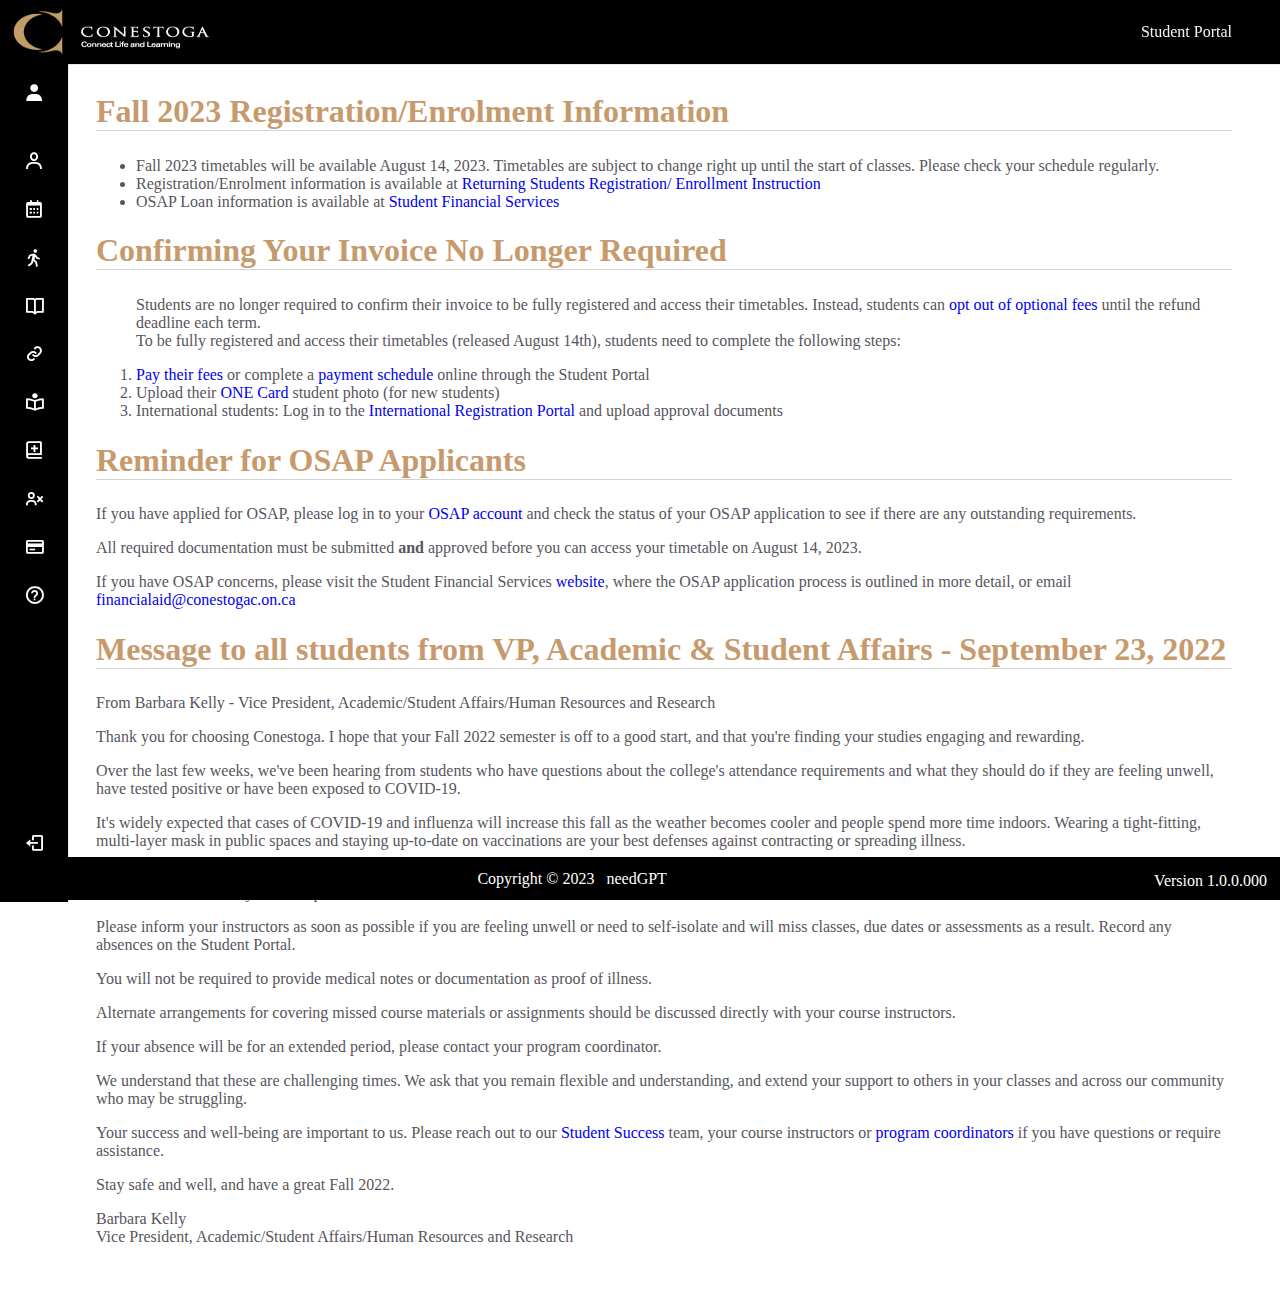
<file: index.html>
<!DOCTYPE html>
    <html lang="en">
    <head>
        <meta charset="UTF-8">
        <meta name="viewport" content="width=device-width, initial-scale=1.0">

        <!--========== BOX ICONS/FONT AWESOME ==========-->
        <link rel="stylesheet" href="https://cdnjs.cloudflare.com/ajax/libs/font-awesome/6.4.2/css/all.min.css" integrity="sha512-z3gLpd7yknf1YoNbCzqRKc4qyor8gaKU1qmn+CShxbuBusANI9QpRohGBreCFkKxLhei6S9CQXFEbbKuqLg0DA==" crossorigin="anonymous" referrerpolicy="no-referrer" />
        <link rel="stylesheet" href="https://cdn.jsdelivr.net/npm/boxicons@latest/css/boxicons.min.css">

        <!--========== CSS ==========-->
        <link rel="stylesheet" href="resources/css/style.css">

        <title>Conestoga Student Portal</title>
    </head>
    <body>
        <!--========== HEADER ==========-->
        <header class="header">
            <div class="header__container">
                <img src="resources/images/college-logo.jpg" alt="" class="header__img">

                <a href="#" class="header__logo">Student Portal</a>
                    
                <div class="header__toggle">
                    <i class='bx bx-menu' id="header-toggle"></i>
                </div>
            </div>
        </header>

        <!--========== NAV ==========-->
        <div class="nav" id="navbar">
            <nav class="nav__container">
                <div>
                    <a href="#" class="nav__link nav__logo">
                        <i class='bx bxs-user nav__icon' ></i>
                        <span class="nav__logo-name">USER NAME</span>
                    </a>
    
                    <div class="nav__list">
                        <div class="nav__items">
                            <!-- <h3 class="nav__subtitle">Profile</h3> -->
                            
                            <div class="nav__dropdown expandeactive">
                                <a href="#" class="nav__link active">
                                    <i class='bx bx-user nav__icon' ></i>
                                    <span class="nav__name">Profile</span>
                                    <i class='bx bx-chevron-down nav__icon nav__dropdown-icon'></i>
                                </a>
                                
                                <div class="nav__dropdown-collapse">
                                    <div class="nav__dropdown-content">
                                        <a href="index.html" class="nav__dropdown-item">Home</a>
                                        <a href="profile.html" class="nav__dropdown-item">Personal Info</a>
                                        <a href="#" class="nav__dropdown-item">My Addresses</a>
                                        <a href="one_card.html" class="nav__dropdown-item">ONE Card Photo Upload</a>
                                        <a href="notifications.html" class="nav__dropdown-item">Notifications</a>
                                    </div>
                                </div>
                            </div>
                            
                            <div class="nav__dropdown expandeactive">
                                <a href="#" class="nav__link">
                                    <i class='bx bx-calendar nav__icon'></i>
                                    <span class="nav__name">Calendar</span>
                                    <i class='bx bx-chevron-down nav__icon nav__dropdown-icon'></i>
                                </a>

                                <div class="nav__dropdown-collapse">
                                    <div class="nav__dropdown-content">
                                        <a href="calendar.html" class="nav__dropdown-item">My Timetable - Weekly View</a>
                                    </div>
                                </div>
                            </div>
                            <div class="nav__dropdown expandeactive">
                                <a href="#" class="nav__link">
                                    <i class='bx bx-walk nav__icon' ></i>
                                    <span class="nav__name">Admissions Info</span>
                                    <i class='bx bx-chevron-down nav__icon nav__dropdown-icon'></i>
                                </a>

                                <div class="nav__dropdown-collapse">
                                    <div class="nav__dropdown-content">
                                        <a href="#" class="nav__dropdown-item">Admissions Info</a>
                                        <a href="#" class="nav__dropdown-item">Applications</a>
                                        <a href="#" class="nav__dropdown-item">Information Session / Portfolio Reviews</a>
                                    </div>
                                </div>
                            </div>
                            <div class="nav__dropdown expandeactive">
                                <a href="#" class="nav__link">
                                    <i class='bx bx-book-open nav__icon' ></i>
                                    <span class="nav__name">My Courses</span>
                                    <i class='bx bx-chevron-down nav__icon nav__dropdown-icon'></i>
                                </a>

                                <div class="nav__dropdown-collapse">
                                    <div class="nav__dropdown-content">
                                        <a href="#" class="nav__dropdown-item">My Courses</a>
                                        <a href="#" class="nav__dropdown-item">Academic Incidents</a>
                                        <a href="#" class="nav__dropdown-item">My Credit Transfer</a>
                                        <a href="#" class="nav__dropdown-item">Micro-credentials</a>
                                    </div>
                                </div>
                            </div>
                            <div class="nav__dropdown expandeactive">
                                <a href="#" class="nav__link">
                                    <i class='bx bx-link nav__icon' ></i>
                                    <span class="nav__name">Browse Continuing Education Courses</span>
                                    <i class='bx bx-chevron-down nav__icon nav__dropdown-icon'></i>
                                </a>

                                <div class="nav__dropdown-collapse">
                                    <div class="nav__dropdown-content">
                                        <a href="#" class="nav__dropdown-item">Browse Continuing Education Courses</a>
                                    </div>
                                </div>
                            </div>
                            <div class="nav__dropdown expandeactive">
                                <a href="#" class="nav__link">
                                    <i class='bx bx-book-reader nav__icon' ></i>
                                    <span class="nav__name">Grades</span>
                                    <i class='bx bx-chevron-down nav__icon nav__dropdown-icon'></i>
                                </a>

                                <div class="nav__dropdown-collapse">
                                    <div class="nav__dropdown-content">
                                        <a href="#" class="nav__dropdown-item">My Grades</a>
                                    </div>
                                </div>
                            </div>
                            <div class="nav__dropdown expandeactive">
                                <a href="#" class="nav__link">
                                    <i class='bx bx-book-add nav__icon' ></i>
                                    <span class="nav__name">Services</span>
                                    <i class='bx bx-chevron-down nav__icon nav__dropdown-icon'></i>
                                </a>

                                <div class="nav__dropdown-collapse">
                                    <div class="nav__dropdown-content">
                                        <a href="#" class="nav__dropdown-item">Services</a>
                                        <a href="#" class="nav__dropdown-item">Bookstore</a>
                                        <a href="#" class="nav__dropdown-item">Convocation</a>
                                        <a href="#" class="nav__dropdown-item">Print a Letter</a>
                                    </div>
                                </div>
                            </div>
                            <div class="nav__dropdown expandeactive">
                                <a href="#" class="nav__link">
                                    <i class='bx bx-user-x nav__icon' ></i>
                                    <span class="nav__name">Absences</span>
                                    <i class='bx bx-chevron-down nav__icon nav__dropdown-icon'></i>
                                </a>

                                <div class="nav__dropdown-collapse">
                                    <div class="nav__dropdown-content">
                                        <a href="#" class="nav__dropdown-item">Report Absence</a>
                                    </div>
                                </div>
                            </div>
                            <div class="nav__dropdown expandeactive">
                                <a href="#" class="nav__link">
                                    <i class='bx bx-credit-card nav__icon' ></i>
                                    <span class="nav__name">Financial</span>
                                    <i class='bx bx-chevron-down nav__icon nav__dropdown-icon'></i>
                                </a>

                                <div class="nav__dropdown-collapse">
                                    <div class="nav__dropdown-content">
                                        <a href="#" class="nav__dropdown-item">My Fees</a>
                                        <a href="#" class="nav__dropdown-item">My T2202</a>
                                        <a href="#" class="nav__dropdown-item"><strong>Program Fees Payment</strong></a>
                                        <a href="#" class="nav__dropdown-item">Payment for held courses</a>
                                        <a href="#" class="nav__dropdown-item">Apprenticeship Registration</a>
                                        <a href="#" class="nav__dropdown-item">My Invoice</a>
                                    </div>
                                </div>
                            </div>
                            
                            <a href="https://www.conestogac.on.ca/admissions/registrar-office/student-guide" class="nav__link" target="_blank">
                                <i class='bx bx-help-circle nav__icon' ></i>
                                <span class="nav__name">Student Guide</span>
                            </a>
                        </div>
                    </div>
                </div>

                <a href="login.html" class="nav__link nav__logout">
                    <i class='bx bx-log-out nav__icon' ></i>
                    <span class="nav__name">Log Out</span>
                </a>
            </nav>
        </div>

        <!--========== CONTENTS ==========-->
        <main>
            <section>
                <h1 class="profile__home">Fall 2023 Registration/Enrolment Information</h1>
                <ul>
                    <li>Fall 2023 timetables will be available August 14, 2023. Timetables are subject to change right up until the start of classes. Please check your schedule regularly.</li>
                    <li>Registration/Enrolment information is available at <a href="https://www.conestogac.on.ca/current-students/returning-students">Returning Students Registration/ Enrollment Instruction</a></li>
                    <li>OSAP Loan information is available at <a href="https://www.conestogac.on.ca/student-financial-services">Student Financial Services</a>  </li>
                </ul>

                <h1 class="profile__home">Confirming Your Invoice No Longer Required</h1>
                <ol>
                    <p>Students are no longer required to confirm their invoice to be fully registered and access their timetables. Instead, students can <a href="https://www.conestogac.on.ca/admissions/paying-your-fees/payments-invoicing#:~:text=opting%20out%20of%20optional%20fees"> opt out of optional fees</a> until the refund deadline each term.<br> To be fully registered and access their timetables (released August 14th), students need to complete the following steps:</p>

                    <li><a href="https://www.conestogac.on.ca/admissions/paying-your-fees/payments-invoicing">Pay their fees</a> or complete a <a href="https://www.conestogac.on.ca/admissions/paying-your-fees/payments-invoicing#paymentschedule">payment schedule</a> online through the Student Portal</li>
                    <li>Upload their <a href="https://www.conestogac.on.ca/onecard/get-your-card">ONE Card</a>  student photo (for new students)</li>
                    <li>International students: Log in to the <a href="https://studentapps.conestogac.on.ca/InternationalApplication/Content/Login/Login.aspx/Content/Login/Login.aspx">International Registration Portal</a> and upload approval documents</li>
                </ol>

                <h1 class="profile__home">Reminder for OSAP Applicants</h1>
                <p>If you have applied for OSAP, please log in to your <a href="https://www.ontario.ca/page/osap-ontario-student-assistance-program">OSAP account</a>  and check the status of your OSAP application to see if there are any outstanding requirements.</p>
                <p>All required documentation must be submitted <strong> and</strong> approved before you can access your timetable on August 14, 2023.</p>
                <p>If you have OSAP concerns, please visit the Student Financial Services <a href="https://www.conestogac.on.ca/student-financial-services">website</a>, where the OSAP application process is outlined in more detail, or email <a href="mailto: financialaid@conestogac.on.ca">financialaid@conestogac.on.ca</a></p>

                
                <div >
                    <h1 class="profile__home">Message to all students from VP, Academic & Student Affairs - September 23, 2022</h1>
                    <p>From Barbara Kelly - Vice President, Academic/Student Affairs/Human Resources and Research</p>
                    
                    <p>Thank you for choosing Conestoga. I hope that your Fall 2022 semester is off to a good start, and that you're finding your studies engaging and rewarding.</p>
                    
                    <p>Over the last few weeks, we've been hearing from students who have questions about the college's attendance requirements and what they should do if they are feeling unwell, have tested positive or have been exposed to COVID-19.</p>
                    
                    <p>It's widely expected that cases of COVID-19 and influenza will increase this fall as the weather becomes cooler and people spend more time indoors. Wearing a tight-fitting, multi-layer mask in public spaces and staying up-to-date on vaccinations are your best defenses against contracting or spreading illness.</p>
                    
                    <p>If you are experiencing symptoms or otherwise feeling unwell, please do not come to campus. Ontario's online <a href="https://covid-19.ontario.ca/self-assessment/" target="_blank">COVID-19 self-assessment</a> tool can provide advice on what you should do and whether you are required to self-isolate.</p>
                    
                    <p>Please inform your instructors as soon as possible if you are feeling unwell or need to self-isolate and will miss classes, due dates or assessments as a result. Record any absences on the Student Portal. </p>
                    
                    <p>You will not be required to provide medical notes or documentation as proof of illness. </p>                                                                             
                    
                    <p>Alternate arrangements for covering missed course materials or assignments should be discussed directly with your course instructors.</p>
                    
                    <p>If your absence will be for an extended period, please contact your program coordinator. </p>
                    
                    <p>We understand that these are challenging times. We ask that you remain flexible and understanding, and extend your support to others in your classes and across our community who may be struggling.</p>
                    
                    <p>Your success and well-being are important to us. Please reach out to our <a href="https://studentsuccess.conestogac.on.ca/" target="_blank">Student Success</a> team, your course instructors or <a href="https://www.conestogac.on.ca/fulltime/program-coordinators" target="_blank">program coordinators</a> if you have questions or require assistance.</p>
                    
                    <p>Stay safe and well, and have a great Fall 2022.</p>
                    
                    <p>Barbara Kelly<br>Vice President, Academic/Student Affairs/Human Resources and Research</p>
                    <p>&nbsp;</p>
                    </div>

                    

                    
            </section>
        </main>

        <footer>
            <div id="footer-copyright">Copyright © 2023 &nbsp; needGPT &nbsp;</div>
            
            <div id="footer-copyright-section">
                <div id="footer-version-section">Version 1.0.0.000&nbsp;</div>                
            </div>
        </footer>

        <!--========== MAIN JS ==========-->
        <script src="resources/js/main.js"></script>
    </body>
</html>
</file>
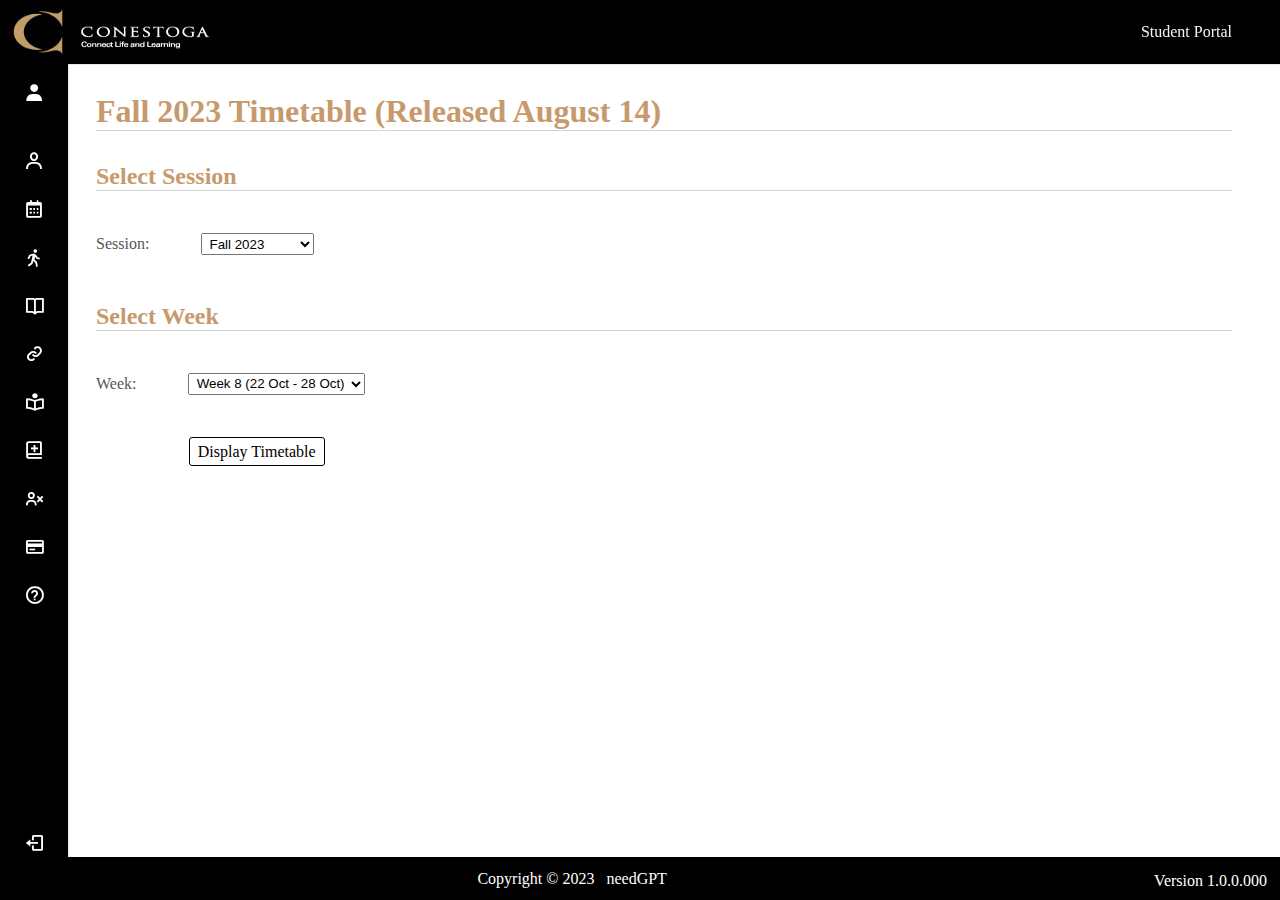
<file: calendar.html>
<!DOCTYPE html>
    <html lang="en">
    <head>
        <meta charset="UTF-8">
        <meta name="viewport" content="width=device-width, initial-scale=1.0">

        <!--========== BOX ICONS/FONT AWESOME ==========-->
        <link rel="stylesheet" href="https://cdnjs.cloudflare.com/ajax/libs/font-awesome/6.4.2/css/all.min.css" integrity="sha512-z3gLpd7yknf1YoNbCzqRKc4qyor8gaKU1qmn+CShxbuBusANI9QpRohGBreCFkKxLhei6S9CQXFEbbKuqLg0DA==" crossorigin="anonymous" referrerpolicy="no-referrer" />
        <link rel="stylesheet" href="https://cdn.jsdelivr.net/npm/boxicons@latest/css/boxicons.min.css">

        <!--========== CSS ==========-->
        <link rel="stylesheet" href="resources/css/style.css">

        <title>Conetoga Student Portal</title>
    </head>
    <body>
        <!--========== HEADER ==========-->
        <header class="header">
            <div class="header__container">
                <img src="resources/images/college-logo.jpg" alt="" class="header__img">

                <a href="#" class="header__logo">Student Portal</a>
                    
                <div class="header__toggle">
                    <i class='bx bx-menu' id="header-toggle"></i>
                </div>
            </div>
        </header>

        <!--========== NAV ==========-->
        <div class="nav" id="navbar">
            <nav class="nav__container">
                <div>
                    <a href="#" class="nav__link nav__logo">
                        <i class='bx bxs-user nav__icon' ></i>
                        <span class="nav__logo-name">USER NAME</span>
                    </a>
    
                    <div class="nav__list">
                        <div class="nav__items">
                            <!-- <h3 class="nav__subtitle">Profile</h3> -->
                            
                            <div class="nav__dropdown expandeactive">
                                <a href="#" class="nav__link active">
                                    <i class='bx bx-user nav__icon' ></i>
                                    <span class="nav__name">Profile</span>
                                    <i class='bx bx-chevron-down nav__icon nav__dropdown-icon'></i>
                                </a>
                                
                                <div class="nav__dropdown-collapse">
                                    <div class="nav__dropdown-content">
                                        <a href="index.html" class="nav__dropdown-item">Home</a>
                                        <a href="profile.html" class="nav__dropdown-item">Personal Info</a>
                                        <a href="#" class="nav__dropdown-item">My Addresses</a>
                                        <a href="one_card.html" class="nav__dropdown-item">ONE Card Photo Upload</a>
                                        <a href="notifications.html" class="nav__dropdown-item">Notifications</a>
                                    </div>
                                </div>
                            </div>
                            
                            <div class="nav__dropdown expandeactive">
                                <a href="#" class="nav__link">
                                    <i class='bx bx-calendar nav__icon'></i>
                                    <span class="nav__name">Calendar</span>
                                    <i class='bx bx-chevron-down nav__icon nav__dropdown-icon'></i>
                                </a>

                                <div class="nav__dropdown-collapse">
                                    <div class="nav__dropdown-content">
                                        <a href="calendar.html" class="nav__dropdown-item">My Timetable - Weekly View</a>
                                    </div>
                                </div>
                            </div>
                            <div class="nav__dropdown expandeactive">
                                <a href="#" class="nav__link">
                                    <i class='bx bx-walk nav__icon' ></i>
                                    <span class="nav__name">Admissions Info</span>
                                    <i class='bx bx-chevron-down nav__icon nav__dropdown-icon'></i>
                                </a>

                                <div class="nav__dropdown-collapse">
                                    <div class="nav__dropdown-content">
                                        <a href="#" class="nav__dropdown-item">Admissions Info</a>
                                        <a href="#" class="nav__dropdown-item">Applications</a>
                                        <a href="#" class="nav__dropdown-item">Information Session / Portfolio Reviews</a>
                                    </div>
                                </div>
                            </div>
                            <div class="nav__dropdown expandeactive">
                                <a href="#" class="nav__link">
                                    <i class='bx bx-book-open nav__icon' ></i>
                                    <span class="nav__name">My Courses</span>
                                    <i class='bx bx-chevron-down nav__icon nav__dropdown-icon'></i>
                                </a>

                                <div class="nav__dropdown-collapse">
                                    <div class="nav__dropdown-content">
                                        <a href="#" class="nav__dropdown-item">My Courses</a>
                                        <a href="#" class="nav__dropdown-item">Academic Incidents</a>
                                        <a href="#" class="nav__dropdown-item">My Credit Transfer</a>
                                        <a href="#" class="nav__dropdown-item">Micro-credentials</a>
                                    </div>
                                </div>
                            </div>
                            <div class="nav__dropdown expandeactive">
                                <a href="#" class="nav__link">
                                    <i class='bx bx-link nav__icon' ></i>
                                    <span class="nav__name">Browse Continuing Education Courses</span>
                                    <i class='bx bx-chevron-down nav__icon nav__dropdown-icon'></i>
                                </a>

                                <div class="nav__dropdown-collapse">
                                    <div class="nav__dropdown-content">
                                        <a href="#" class="nav__dropdown-item">Browse Continuing Education Courses</a>
                                    </div>
                                </div>
                            </div>
                            <div class="nav__dropdown expandeactive">
                                <a href="#" class="nav__link">
                                    <i class='bx bx-book-reader nav__icon' ></i>
                                    <span class="nav__name">Grades</span>
                                    <i class='bx bx-chevron-down nav__icon nav__dropdown-icon'></i>
                                </a>

                                <div class="nav__dropdown-collapse">
                                    <div class="nav__dropdown-content">
                                        <a href="#" class="nav__dropdown-item">My Grades</a>
                                    </div>
                                </div>
                            </div>
                            <div class="nav__dropdown expandeactive">
                                <a href="#" class="nav__link">
                                    <i class='bx bx-book-add nav__icon' ></i>
                                    <span class="nav__name">Services</span>
                                    <i class='bx bx-chevron-down nav__icon nav__dropdown-icon'></i>
                                </a>

                                <div class="nav__dropdown-collapse">
                                    <div class="nav__dropdown-content">
                                        <a href="#" class="nav__dropdown-item">Services</a>
                                        <a href="#" class="nav__dropdown-item">Bookstore</a>
                                        <a href="#" class="nav__dropdown-item">Convocation</a>
                                        <a href="#" class="nav__dropdown-item">Print a Letter</a>
                                    </div>
                                </div>
                            </div>
                            <div class="nav__dropdown expandeactive">
                                <a href="#" class="nav__link">
                                    <i class='bx bx-user-x nav__icon' ></i>
                                    <span class="nav__name">Absences</span>
                                    <i class='bx bx-chevron-down nav__icon nav__dropdown-icon'></i>
                                </a>

                                <div class="nav__dropdown-collapse">
                                    <div class="nav__dropdown-content">
                                        <a href="#" class="nav__dropdown-item">Report Absence</a>
                                    </div>
                                </div>
                            </div>
                            <div class="nav__dropdown expandeactive">
                                <a href="#" class="nav__link">
                                    <i class='bx bx-credit-card nav__icon' ></i>
                                    <span class="nav__name">Financial</span>
                                    <i class='bx bx-chevron-down nav__icon nav__dropdown-icon'></i>
                                </a>

                                <div class="nav__dropdown-collapse">
                                    <div class="nav__dropdown-content">
                                        <a href="#" class="nav__dropdown-item">My Fees</a>
                                        <a href="#" class="nav__dropdown-item">My T2202</a>
                                        <a href="#" class="nav__dropdown-item"><strong>Program Fees Payment</strong></a>
                                        <a href="#" class="nav__dropdown-item">Payment for held courses</a>
                                        <a href="#" class="nav__dropdown-item">Apprenticeship Registration</a>
                                        <a href="#" class="nav__dropdown-item">My Invoice</a>
                                    </div>
                                </div>
                            </div>
                            
                            <a href="https://www.conestogac.on.ca/admissions/registrar-office/student-guide" class="nav__link" target="_blank">
                                <i class='bx bx-help-circle nav__icon' ></i>
                                <span class="nav__name">Student Guide</span>
                            </a>
                        </div>
                    </div>
                </div>

                <a href="login.html" class="nav__link nav__logout">
                    <i class='bx bx-log-out nav__icon' ></i>
                    <span class="nav__name">Log Out</span>
                </a>
            </nav>
        </div>

        <!--========== CONTENTS ==========-->
        <main>
            <section>
                <h1 class="profile__home">Fall 2023 Timetable &#40;Released August 14&#41;</h1>
                <h2 class="profile__home">Select Session</h2>
                <label for="select__calandar">Session&#58;</label>
                <select name="" id="select__calandar" class="select">    
                    <option value="Fall 2023" selected>Fall 2023</option>
                    <option value="Summer 2023">Summer 2023</option>
                    <option value="Winter 2023">Winter 2023</option>
                </select>

                <h2 class="profile__home">Select Week</h2>
                <label for="select__calandar">Week&#58;</label>
                <select name="" id="select__calandar" class="select">    
                    <option value="week8" selected>Week 8 &#40;22 Oct - 28 Oct&#41;</option>
                    <option value="week7">Week 7 &#40;16 Oct - 22 Oct&#41;</option>
                    <option value="week6">Week 6 &#40;8 Oct - 16 Oct&#41;</option>
                </select>
                <div class="timetable__button__container">
                    <a href="schedule.html" class="display__timetable">Display Timetable</a>
                </div>
            </section>
        </main>

        <footer>
            <div id="footer-copyright">Copyright © 2023 &nbsp; needGPT &nbsp;</div>
            
            <div id="footer-copyright-section">
                <div id="footer-version-section">Version 1.0.0.000&nbsp;</div>                
            </div>
        </footer>

        <!--========== MAIN JS ==========-->
        <script src="resources/js/main.js"></script>
    </body>
</html>
</file>
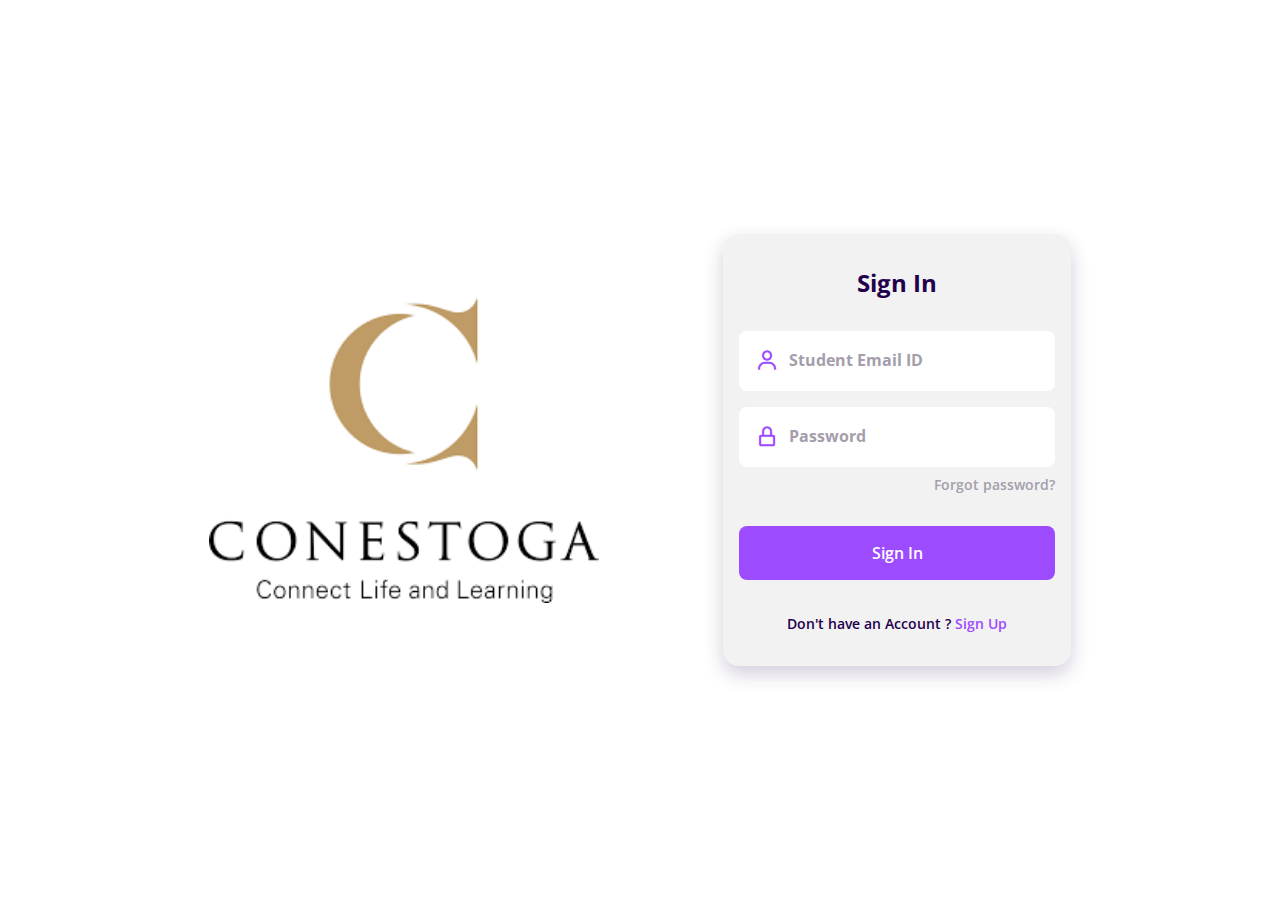
<file: login.html>
<!DOCTYPE html>
<html lang="en">
    <head>
        <meta charset="UTF-8">
        <meta name="viewport" content="width=device-width, initial-scale=1.0">

        <!-- ===== CSS ===== -->
        <link rel="stylesheet" href="login assets/css/styles.css">
    
        <!-- ===== BOX ICONS ===== -->
        <link href='https://cdn.jsdelivr.net/npm/boxicons@2.0.5/css/boxicons.min.css' rel='stylesheet'>

        <title>Conestoga Login</title>
    </head>
    <body>
        <div class="login">
            <div class="login__content">
                <div class="login__img">
                    <img src="login assets/img/download.png" alt="">
                </div>

                

                <div class="login__forms">
                    <form action="" class="login__registre" id="login-in">
                        <h1 class="login__title">Sign In</h1>
    
                        <div class="login__box">
                            <i class='bx bx-user login__icon'></i>
                            <input type="email" placeholder="Student Email ID" class="login__input">
                        </div>
    
                        <div class="login__box">
                            <i class='bx bx-lock-alt login__icon'></i>
                            <input type="password" placeholder="Password" class="login__input">
                        </div>

                        <a href="#" class="login__forgot">Forgot password?</a>

                        <a href="index.html" class="login__button">Sign In</a>

                        <div>
                            <span class="login__account">Don't have an Account ?</span>
                            <span class="login__signin" id="sign-up">Sign Up</span>
                        </div>
                    </form>

                    <form action="" class="login__create none" id="login-up">
                        <h1 class="login__title">Create Account</h1>
    
                        <div class="login__box">
                            <i class='bx bx-user login__icon'></i>
                            <input type="text" placeholder="Student ID" class="login__input">
                        </div>
    
                        <div class="login__box">
                            <i class='bx bx-at login__icon'></i>
                            <input type="text" placeholder="Course ID" class="login__input">
                        </div>

                        <div class="login__box">
                            <i class='bx bx-lock-alt login__icon'></i>
                            <input type="password" placeholder="Password" class="login__input">
                        </div>

                        <a href="index.html" class="login__button">Sign Up</a>

                        <div>
                            <span class="login__account">Already have an Account ?</span>
                            <span class="login__signup" id="sign-in">Sign In</span>
                        </div>

                        <div class="login__social">
                            <a href="#" class="login__social-icon"><i class='bx bxl-microsoft' ></i></a>
                            <a href="#" class="login__social-icon"><i class='bx bx-key' ></i></a>
                        </div>
                    </form>
                </div>
            </div>
        </div>

        <!--===== MAIN JS =====-->
        <script src="login assets/js/main.js"></script>
    </body>
</html>
</file>
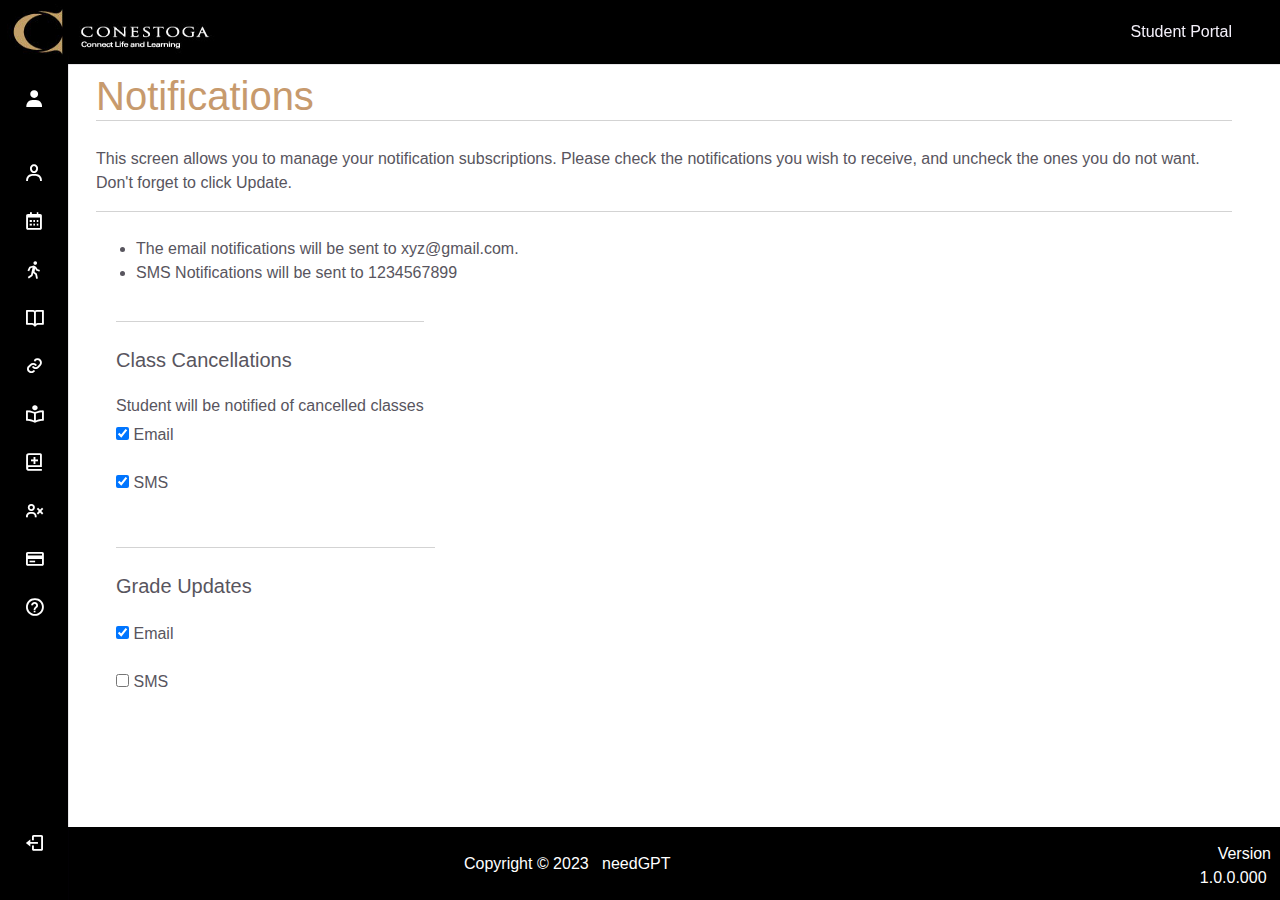
<file: notifications.html>
<!DOCTYPE html>
    <html lang="en">
    <head>
        <meta charset="UTF-8">
        <meta name="viewport" content="width=device-width, initial-scale=1.0">

        <!--========== BOX ICONS/FONT AWESOME ==========-->
        <link rel="stylesheet" href="https://cdnjs.cloudflare.com/ajax/libs/font-awesome/6.4.2/css/all.min.css" integrity="sha512-z3gLpd7yknf1YoNbCzqRKc4qyor8gaKU1qmn+CShxbuBusANI9QpRohGBreCFkKxLhei6S9CQXFEbbKuqLg0DA==" crossorigin="anonymous" referrerpolicy="no-referrer" />
        <link rel="stylesheet" href="https://cdn.jsdelivr.net/npm/boxicons@latest/css/boxicons.min.css">

        <!-- bootstrap -->
        
        <link href="https://cdn.jsdelivr.net/npm/bootstrap@4.5.0/dist/css/bootstrap.min.css" rel="stylesheet">

        <!--========== CSS ==========-->
        <link rel="stylesheet" href="resources/css/style.css">

        <title>Conestoga Student Portal</title>
    </head>
    <body>
        <!--========== HEADER ==========-->
        <header class="header">
            <div class="header__container">
                <img src="resources/images/college-logo.jpg" alt="" class="header__img">

                <a href="#" class="header__logo">Student Portal</a>
                    
                <div class="header__toggle">
                    <i class='bx bx-menu' id="header-toggle"></i>
                </div>
            </div>
        </header>

        <!--========== NAV ==========-->
        <div class="nav" id="navbar">
            <nav class="nav__container">
                <div>
                    <a href="#" class="nav__link nav__logo">
                        <i class='bx bxs-user nav__icon' ></i>
                        <span class="nav__logo-name">USER NAME</span>
                    </a>
    
                    <div class="nav__list">
                        <div class="nav__items">
                            <!-- <h3 class="nav__subtitle">Profile</h3> -->
                            
                            <div class="nav__dropdown expandeactive">
                                <a href="#" class="nav__link active">
                                    <i class='bx bx-user nav__icon' ></i>
                                    <span class="nav__name">Profile</span>
                                    <i class='bx bx-chevron-down nav__icon nav__dropdown-icon'></i>
                                </a>
                                
                                <div class="nav__dropdown-collapse">
                                    <div class="nav__dropdown-content">
                                        <a href="index.html" class="nav__dropdown-item">Home</a>
                                        <a href="profile.html" class="nav__dropdown-item">Personal Info</a>
                                        <a href="#" class="nav__dropdown-item">My Addresses</a>
                                        <a href="one_card.html" class="nav__dropdown-item">ONE Card Photo Upload</a>
                                        <a href="notifications.html" class="nav__dropdown-item">Notifications</a>
                                    </div>
                                </div>
                            </div>
                            
                            <div class="nav__dropdown expandeactive">
                                <a href="#" class="nav__link">
                                    <i class='bx bx-calendar nav__icon'></i>
                                    <span class="nav__name">Calendar</span>
                                    <i class='bx bx-chevron-down nav__icon nav__dropdown-icon'></i>
                                </a>

                                <div class="nav__dropdown-collapse">
                                    <div class="nav__dropdown-content">
                                        <a href="calendar.html" class="nav__dropdown-item">My Timetable - Weekly View</a>
                                    </div>
                                </div>
                            </div>
                            <div class="nav__dropdown expandeactive">
                                <a href="#" class="nav__link">
                                    <i class='bx bx-walk nav__icon' ></i>
                                    <span class="nav__name">Admissions Info</span>
                                    <i class='bx bx-chevron-down nav__icon nav__dropdown-icon'></i>
                                </a>

                                <div class="nav__dropdown-collapse">
                                    <div class="nav__dropdown-content">
                                        <a href="#" class="nav__dropdown-item">Admissions Info</a>
                                        <a href="#" class="nav__dropdown-item">Applications</a>
                                        <a href="#" class="nav__dropdown-item">Information Session / Portfolio Reviews</a>
                                    </div>
                                </div>
                            </div>
                            <div class="nav__dropdown expandeactive">
                                <a href="#" class="nav__link">
                                    <i class='bx bx-book-open nav__icon' ></i>
                                    <span class="nav__name">My Courses</span>
                                    <i class='bx bx-chevron-down nav__icon nav__dropdown-icon'></i>
                                </a>

                                <div class="nav__dropdown-collapse">
                                    <div class="nav__dropdown-content">
                                        <a href="#" class="nav__dropdown-item">My Courses</a>
                                        <a href="#" class="nav__dropdown-item">Academic Incidents</a>
                                        <a href="#" class="nav__dropdown-item">My Credit Transfer</a>
                                        <a href="#" class="nav__dropdown-item">Micro-credentials</a>
                                    </div>
                                </div>
                            </div>
                            <div class="nav__dropdown expandeactive">
                                <a href="#" class="nav__link">
                                    <i class='bx bx-link nav__icon' ></i>
                                    <span class="nav__name">Browse Continuing Education Courses</span>
                                    <i class='bx bx-chevron-down nav__icon nav__dropdown-icon'></i>
                                </a>

                                <div class="nav__dropdown-collapse">
                                    <div class="nav__dropdown-content">
                                        <a href="#" class="nav__dropdown-item">Browse Continuing Education Courses</a>
                                    </div>
                                </div>
                            </div>
                            <div class="nav__dropdown expandeactive">
                                <a href="#" class="nav__link">
                                    <i class='bx bx-book-reader nav__icon' ></i>
                                    <span class="nav__name">Grades</span>
                                    <i class='bx bx-chevron-down nav__icon nav__dropdown-icon'></i>
                                </a>

                                <div class="nav__dropdown-collapse">
                                    <div class="nav__dropdown-content">
                                        <a href="#" class="nav__dropdown-item">My Grades</a>
                                    </div>
                                </div>
                            </div>
                            <div class="nav__dropdown expandeactive">
                                <a href="#" class="nav__link">
                                    <i class='bx bx-book-add nav__icon' ></i>
                                    <span class="nav__name">Services</span>
                                    <i class='bx bx-chevron-down nav__icon nav__dropdown-icon'></i>
                                </a>

                                <div class="nav__dropdown-collapse">
                                    <div class="nav__dropdown-content">
                                        <a href="#" class="nav__dropdown-item">Services</a>
                                        <a href="#" class="nav__dropdown-item">Bookstore</a>
                                        <a href="#" class="nav__dropdown-item">Convocation</a>
                                        <a href="#" class="nav__dropdown-item">Print a Letter</a>
                                    </div>
                                </div>
                            </div>
                            <div class="nav__dropdown expandeactive">
                                <a href="#" class="nav__link">
                                    <i class='bx bx-user-x nav__icon' ></i>
                                    <span class="nav__name">Absences</span>
                                    <i class='bx bx-chevron-down nav__icon nav__dropdown-icon'></i>
                                </a>

                                <div class="nav__dropdown-collapse">
                                    <div class="nav__dropdown-content">
                                        <a href="#" class="nav__dropdown-item">Report Absence</a>
                                    </div>
                                </div>
                            </div>
                            <div class="nav__dropdown expandeactive">
                                <a href="#" class="nav__link">
                                    <i class='bx bx-credit-card nav__icon' ></i>
                                    <span class="nav__name">Financial</span>
                                    <i class='bx bx-chevron-down nav__icon nav__dropdown-icon'></i>
                                </a>

                                <div class="nav__dropdown-collapse">
                                    <div class="nav__dropdown-content">
                                        <a href="#" class="nav__dropdown-item">My Fees</a>
                                        <a href="#" class="nav__dropdown-item">My T2202</a>
                                        <a href="#" class="nav__dropdown-item"><strong>Program Fees Payment</strong></a>
                                        <a href="#" class="nav__dropdown-item">Payment for held courses</a>
                                        <a href="#" class="nav__dropdown-item">Apprenticeship Registration</a>
                                        <a href="#" class="nav__dropdown-item">My Invoice</a>
                                    </div>
                                </div>
                            </div>
                            
                            <a href="https://www.conestogac.on.ca/admissions/registrar-office/student-guide" class="nav__link" target="_blank">
                                <i class='bx bx-help-circle nav__icon' ></i>
                                <span class="nav__name">Student Guide</span>
                            </a>
                        </div>
                    </div>
                </div>

                <a href="login.html" class="nav__link nav__logout">
                    <i class='bx bx-log-out nav__icon' ></i>
                    <span class="nav__name">Log Out</span>
                </a>
            </nav>
        </div>

        <!--========== CONTENTS ==========-->
        <main>
            <h1 class="profile__home">Notifications</h1>
            <p>This screen allows you to manage your notification subscriptions. Please check the notifications you wish to receive, and uncheck the ones you do not want. Don't forget to click Update.</p>
            <h1 class="profile__home"></h1>
            <ul>
                <li>The email notifications will be sent to xyz@gmail.com.</li>
                <li>SMS Notifications will be sent to 1234567899</li>
            </ul>
            

            <div class="card-body pb-2">
                <div class="form-group">
                    <label class="switcher">
                        <h1 class="profile__home"></h1>
                        <h5 class="mb-4">Class Cancellations</h5>
                        <h6>Student will be notified of cancelled classes</h6>
                        <input type="checkbox" class="switcher-input" checked>
                        <span class="switcher-indicator">
                            <span class="switcher-yes"></span>
                            <span class="switcher-no"></span>
                        </span>
                        
                        <span class="switcher-label">Email</span>
                    </label>
                </div>
                <div class="form-group">
                    <label class="switcher">
                        <input type="checkbox" class="switcher-input" checked>
                        <span class="switcher-indicator">
                            <span class="switcher-yes"></span>
                            <span class="switcher-no"></span>
                        </span>
                        <span class="switcher-label">SMS</span>
                    </label>
                </div>
            </div>
            <div class="card-body pb-2">
                <div class="form-group">
                    <label class="switcher">
                        
                        <h1 class="profile__home"></h1>
                        <h5 class="mb-4">Grade Updates &nbsp;&nbsp;&nbsp;&nbsp;&nbsp;&nbsp;&nbsp;&nbsp;&nbsp;&nbsp;&nbsp;&nbsp;&nbsp;&nbsp;&nbsp;&nbsp;&nbsp;&nbsp;&nbsp;&nbsp;&nbsp;&nbsp;&nbsp;&nbsp;&nbsp;&nbsp;&nbsp;&nbsp;&nbsp;&nbsp;&nbsp;&nbsp;</h5>
                        <input type="checkbox" class="switcher-input" checked>
                        <span class="switcher-indicator">
                            <span class="switcher-yes"></span>
                            <span class="switcher-no"></span>
                        </span>
                        <span class="switcher-label">Email</span>
                    </label>
                </div>
                <div class="form-group">
                    <label class="switcher">
                        <input type="checkbox" class="switcher-input">
                        <span class="switcher-indicator">
                            <span class="switcher-yes"></span>
                            <span class="switcher-no"></span>
                        </span>
                        <span class="switcher-label">SMS</span>
                    </label>
                </div>
        </main>

        <footer>
            <div id="footer-copyright">Copyright © 2023 &nbsp; needGPT &nbsp;</div>
            
            <div id="footer-copyright-section">
                <div id="footer-version-section">Version 1.0.0.000&nbsp;</div>                
            </div>
        </footer>

        <!--========== MAIN JS ==========-->
        <script src="resources/js/main.js"></script>
    </body>
</html>
</file>
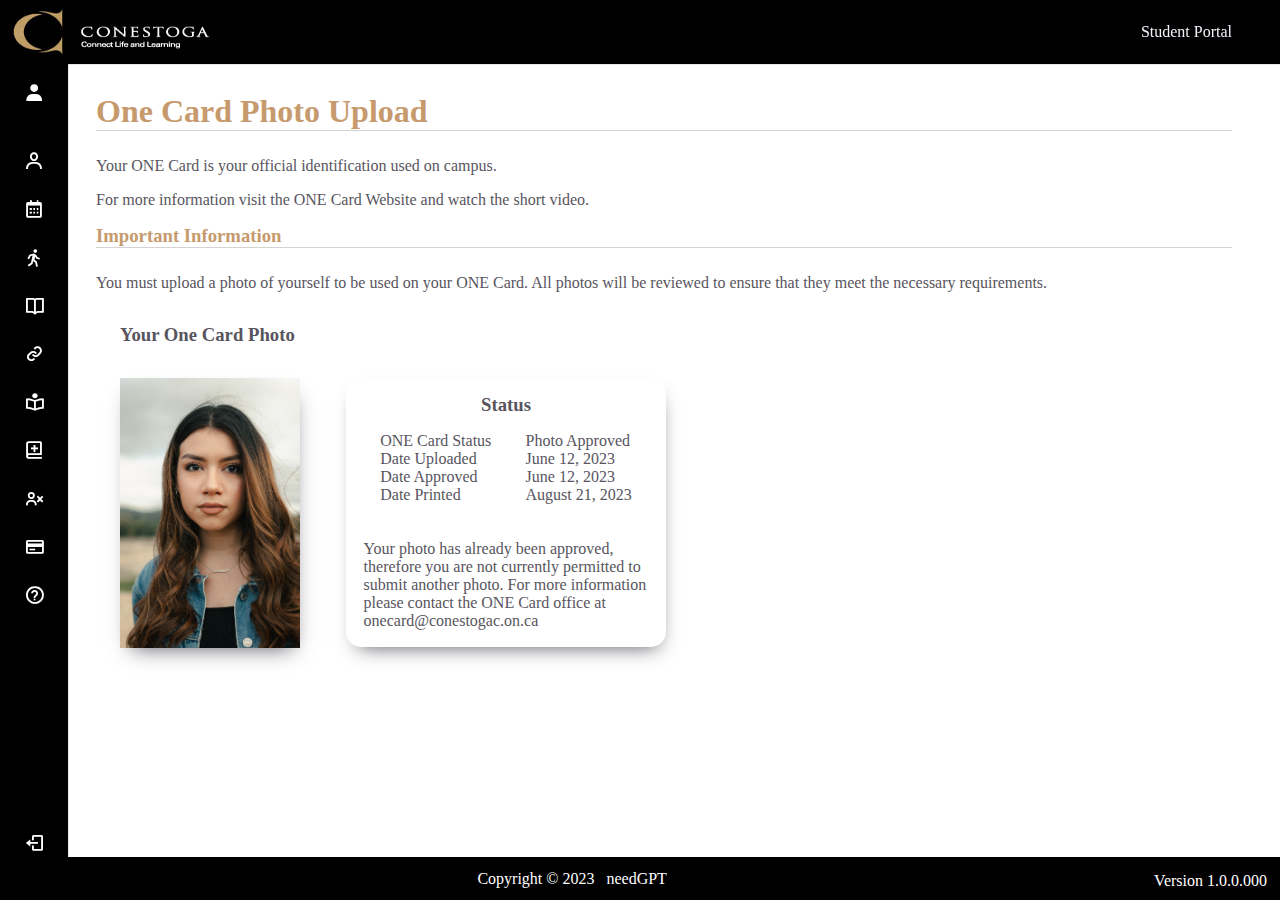
<file: one_card.html>
<!DOCTYPE html>
    <html lang="en">
    <head>
        <meta charset="UTF-8">
        <meta name="viewport" content="width=device-width, initial-scale=1.0">

        <!--========== BOX ICONS/FONT AWESOME ==========-->
        <link rel="stylesheet" href="https://cdnjs.cloudflare.com/ajax/libs/font-awesome/6.4.2/css/all.min.css" integrity="sha512-z3gLpd7yknf1YoNbCzqRKc4qyor8gaKU1qmn+CShxbuBusANI9QpRohGBreCFkKxLhei6S9CQXFEbbKuqLg0DA==" crossorigin="anonymous" referrerpolicy="no-referrer" />
        <link rel="stylesheet" href="https://cdn.jsdelivr.net/npm/boxicons@latest/css/boxicons.min.css">

        <!--========== CSS ==========-->
        <link rel="stylesheet" href="resources/css/style.css">

        <title>Conestoga Student Portal</title>
    </head>
    <body>
        <!--========== HEADER ==========-->
        <header class="header">
            <div class="header__container">
                <img src="resources/images/college-logo.jpg" alt="" class="header__img">

                <a href="#" class="header__logo">Student Portal</a>
                    
                <div class="header__toggle">
                    <i class='bx bx-menu' id="header-toggle"></i>
                </div>
            </div>
        </header>

        <!--========== NAV ==========-->
        <div class="nav" id="navbar">
            <nav class="nav__container">
                <div>
                    <a href="#" class="nav__link nav__logo">
                        <i class='bx bxs-user nav__icon' ></i>
                        <span class="nav__logo-name">USER NAME</span>
                    </a>
    
                    <div class="nav__list">
                        <div class="nav__items">
                            <!-- <h3 class="nav__subtitle">Profile</h3> -->
                            
                            <div class="nav__dropdown expandeactive">
                                <a href="#" class="nav__link active">
                                    <i class='bx bx-user nav__icon' ></i>
                                    <span class="nav__name">Profile</span>
                                    <i class='bx bx-chevron-down nav__icon nav__dropdown-icon'></i>
                                </a>
                                
                                <div class="nav__dropdown-collapse">
                                    <div class="nav__dropdown-content">
                                        <a href="index.html" class="nav__dropdown-item">Home</a>
                                        <a href="profile.html" class="nav__dropdown-item">Personal Info</a>
                                        <a href="#" class="nav__dropdown-item">My Addresses</a>
                                        <a href="one_card.html" class="nav__dropdown-item">ONE Card Photo Upload</a>
                                        <a href="notifications.html" class="nav__dropdown-item">Notifications</a>
                                    </div>
                                </div>
                            </div>
                            
                            <div class="nav__dropdown expandeactive">
                                <a href="#" class="nav__link">
                                    <i class='bx bx-calendar nav__icon'></i>
                                    <span class="nav__name">Calendar</span>
                                    <i class='bx bx-chevron-down nav__icon nav__dropdown-icon'></i>
                                </a>

                                <div class="nav__dropdown-collapse">
                                    <div class="nav__dropdown-content">
                                        <a href="calendar.html" class="nav__dropdown-item">My Timetable - Weekly View</a>
                                    </div>
                                </div>
                            </div>
                            <div class="nav__dropdown expandeactive">
                                <a href="#" class="nav__link">
                                    <i class='bx bx-walk nav__icon' ></i>
                                    <span class="nav__name">Admissions Info</span>
                                    <i class='bx bx-chevron-down nav__icon nav__dropdown-icon'></i>
                                </a>

                                <div class="nav__dropdown-collapse">
                                    <div class="nav__dropdown-content">
                                        <a href="#" class="nav__dropdown-item">Admissions Info</a>
                                        <a href="#" class="nav__dropdown-item">Applications</a>
                                        <a href="#" class="nav__dropdown-item">Information Session / Portfolio Reviews</a>
                                    </div>
                                </div>
                            </div>
                            <div class="nav__dropdown expandeactive">
                                <a href="#" class="nav__link">
                                    <i class='bx bx-book-open nav__icon' ></i>
                                    <span class="nav__name">My Courses</span>
                                    <i class='bx bx-chevron-down nav__icon nav__dropdown-icon'></i>
                                </a>

                                <div class="nav__dropdown-collapse">
                                    <div class="nav__dropdown-content">
                                        <a href="#" class="nav__dropdown-item">My Courses</a>
                                        <a href="#" class="nav__dropdown-item">Academic Incidents</a>
                                        <a href="#" class="nav__dropdown-item">My Credit Transfer</a>
                                        <a href="#" class="nav__dropdown-item">Micro-credentials</a>
                                    </div>
                                </div>
                            </div>
                            <div class="nav__dropdown expandeactive">
                                <a href="#" class="nav__link">
                                    <i class='bx bx-link nav__icon' ></i>
                                    <span class="nav__name">Browse Continuing Education Courses</span>
                                    <i class='bx bx-chevron-down nav__icon nav__dropdown-icon'></i>
                                </a>

                                <div class="nav__dropdown-collapse">
                                    <div class="nav__dropdown-content">
                                        <a href="#" class="nav__dropdown-item">Browse Continuing Education Courses</a>
                                    </div>
                                </div>
                            </div>
                            <div class="nav__dropdown expandeactive">
                                <a href="#" class="nav__link">
                                    <i class='bx bx-book-reader nav__icon' ></i>
                                    <span class="nav__name">Grades</span>
                                    <i class='bx bx-chevron-down nav__icon nav__dropdown-icon'></i>
                                </a>

                                <div class="nav__dropdown-collapse">
                                    <div class="nav__dropdown-content">
                                        <a href="#" class="nav__dropdown-item">My Grades</a>
                                    </div>
                                </div>
                            </div>
                            <div class="nav__dropdown expandeactive">
                                <a href="#" class="nav__link">
                                    <i class='bx bx-book-add nav__icon' ></i>
                                    <span class="nav__name">Services</span>
                                    <i class='bx bx-chevron-down nav__icon nav__dropdown-icon'></i>
                                </a>

                                <div class="nav__dropdown-collapse">
                                    <div class="nav__dropdown-content">
                                        <a href="#" class="nav__dropdown-item">Services</a>
                                        <a href="#" class="nav__dropdown-item">Bookstore</a>
                                        <a href="#" class="nav__dropdown-item">Convocation</a>
                                        <a href="#" class="nav__dropdown-item">Print a Letter</a>
                                    </div>
                                </div>
                            </div>
                            <div class="nav__dropdown expandeactive">
                                <a href="#" class="nav__link">
                                    <i class='bx bx-user-x nav__icon' ></i>
                                    <span class="nav__name">Absences</span>
                                    <i class='bx bx-chevron-down nav__icon nav__dropdown-icon'></i>
                                </a>

                                <div class="nav__dropdown-collapse">
                                    <div class="nav__dropdown-content">
                                        <a href="#" class="nav__dropdown-item">Report Absence</a>
                                    </div>
                                </div>
                            </div>
                            <div class="nav__dropdown expandeactive">
                                <a href="#" class="nav__link">
                                    <i class='bx bx-credit-card nav__icon' ></i>
                                    <span class="nav__name">Financial</span>
                                    <i class='bx bx-chevron-down nav__icon nav__dropdown-icon'></i>
                                </a>

                                <div class="nav__dropdown-collapse">
                                    <div class="nav__dropdown-content">
                                        <a href="#" class="nav__dropdown-item">My Fees</a>
                                        <a href="#" class="nav__dropdown-item">My T2202</a>
                                        <a href="#" class="nav__dropdown-item"><strong>Program Fees Payment</strong></a>
                                        <a href="#" class="nav__dropdown-item">Payment for held courses</a>
                                        <a href="#" class="nav__dropdown-item">Apprenticeship Registration</a>
                                        <a href="#" class="nav__dropdown-item">My Invoice</a>
                                    </div>
                                </div>
                            </div>
                            
                            <a href="https://www.conestogac.on.ca/admissions/registrar-office/student-guide" class="nav__link" target="_blank">
                                <i class='bx bx-help-circle nav__icon' ></i>
                                <span class="nav__name">Student Guide</span>
                            </a>
                        </div>
                    </div>
                </div>

                <a href="login.html" class="nav__link nav__logout">
                    <i class='bx bx-log-out nav__icon' ></i>
                    <span class="nav__name">Log Out</span>
                </a>
            </nav>
        </div>

        <!--========== CONTENTS ==========-->
        <main>
            <section>
                <h1 class="profile__home">One Card Photo Upload</h1>
                <p>Your ONE Card is your official identification used on campus.</p>
                <p>For more information visit the ONE Card Website and watch the short video.</p>
                <h3 class="profile__home">Important Information</h3>
                <p>You must upload a photo of yourself to be used on your ONE Card. All photos will be reviewed to ensure that they meet the necessary requirements.</p>

                <h3 class="onecard__heading">Your One Card Photo</h3>
                <div class="onecard__image__container">
                    <img class="onecard__image" src="resources/images/student-photo.jpg" alt="Photo">
                    <div class="image__info__container">
                        <h3 class="image__info__heading">Status</h3>
                        <div class="image__info">                            
                            <div class="info__type">
                                <span>ONE Card Status</span>
                                <span>Date Uploaded</span>
                                <span>Date Approved</span>
                                <span>Date Printed</span>
                                <span>&nbsp;</span>
                            </div>
                            <div class="info__status">
                                <span>Photo Approved</span>
                                <span>June 12, 2023</span>
                                <span>June 12, 2023</span>
                                <span>August 21, 2023</span>
                                <span>&nbsp;</span>
                            </div>
                        </div>
                        <p class="image__info__text">Your photo has already been approved, therefore you are not currently permitted to submit another photo. For more information please contact the ONE Card office at onecard@conestogac.on.ca</p>
                    </div>
                </div>
            </section>
        </main>

        <footer>
            <div id="footer-copyright">Copyright © 2023 &nbsp; needGPT &nbsp;</div>
            
            <div id="footer-copyright-section">
                <div id="footer-version-section">Version 1.0.0.000&nbsp;</div>                
            </div>
        </footer>

        <!--========== MAIN JS ==========-->
        <script src="resources/js/main.js"></script>
    </body>
</html>
</file>
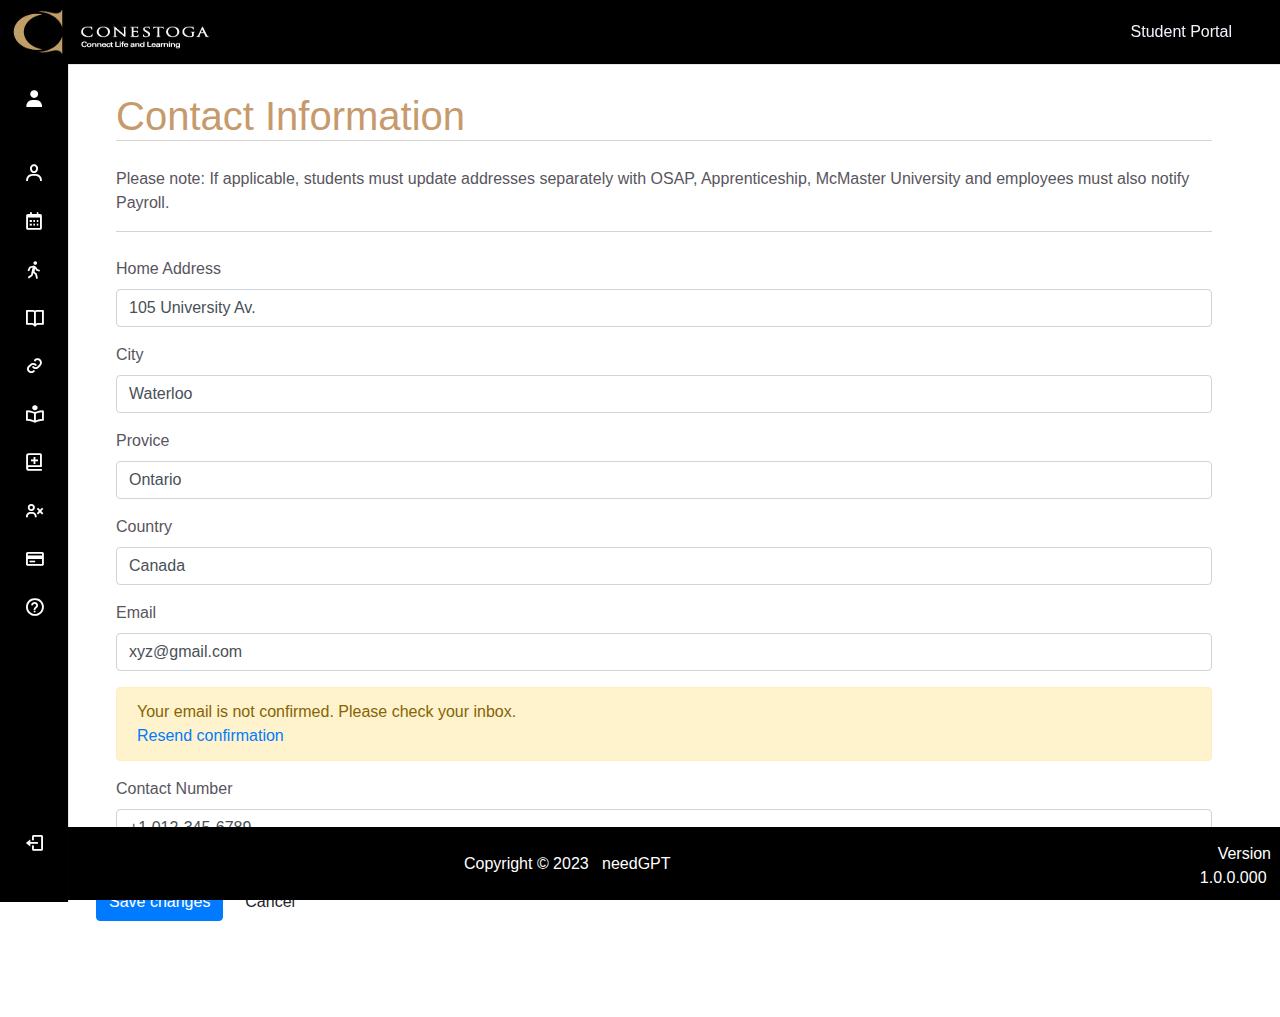
<file: profile.html>
<!DOCTYPE html>
    <html lang="en">
    <head>
        <meta charset="UTF-8">
        <meta name="viewport" content="width=device-width, initial-scale=1.0">

        <!--========== BOX ICONS/FONT AWESOME ==========-->
        <link rel="stylesheet" href="https://cdnjs.cloudflare.com/ajax/libs/font-awesome/6.4.2/css/all.min.css" integrity="sha512-z3gLpd7yknf1YoNbCzqRKc4qyor8gaKU1qmn+CShxbuBusANI9QpRohGBreCFkKxLhei6S9CQXFEbbKuqLg0DA==" crossorigin="anonymous" referrerpolicy="no-referrer" />
        <link rel="stylesheet" href="https://cdn.jsdelivr.net/npm/boxicons@latest/css/boxicons.min.css">
        
<link href="https://cdn.jsdelivr.net/npm/bootstrap@4.5.0/dist/css/bootstrap.min.css" rel="stylesheet">

        <!--========== CSS ==========-->
        <link rel="stylesheet" href="resources/css/style.css">

        <title>Conestoga Student Portal</title>
    </head>
    <body>
        <!--========== HEADER ==========-->
        <header class="header">
            <div class="header__container">
                <img src="resources/images/college-logo.jpg" alt="" class="header__img">

                <a href="#" class="header__logo">Student Portal</a>
                    
                <div class="header__toggle">
                    <i class='bx bx-menu' id="header-toggle"></i>
                </div>
            </div>
        </header>

        <!--========== NAV ==========-->
        <div class="nav" id="navbar">
            <nav class="nav__container">
                <div>
                    <a href="#" class="nav__link nav__logo">
                        <i class='bx bxs-user nav__icon' ></i>
                        <span class="nav__logo-name">USER NAME</span>
                    </a>
    
                    <div class="nav__list">
                        <div class="nav__items">
                            <!-- <h3 class="nav__subtitle">Profile</h3> -->
                            
                            <div class="nav__dropdown expandeactive">
                                <a href="#" class="nav__link active">
                                    <i class='bx bx-user nav__icon' ></i>
                                    <span class="nav__name">Profile</span>
                                    <i class='bx bx-chevron-down nav__icon nav__dropdown-icon'></i>
                                </a>
                                
                                <div class="nav__dropdown-collapse">
                                    <div class="nav__dropdown-content">
                                        <a href="index.html" class="nav__dropdown-item">Home</a>
                                        <a href="profile.html" class="nav__dropdown-item">Personal Info</a>
                                        <a href="#" class="nav__dropdown-item">My Addresses</a>
                                        <a href="one_card.html" class="nav__dropdown-item">ONE Card Photo Upload</a>
                                        <a href="notifications.html" class="nav__dropdown-item">Notifications</a>
                                    </div>
                                </div>
                            </div>
                            
                            <div class="nav__dropdown expandeactive">
                                <a href="#" class="nav__link">
                                    <i class='bx bx-calendar nav__icon'></i>
                                    <span class="nav__name">Calendar</span>
                                    <i class='bx bx-chevron-down nav__icon nav__dropdown-icon'></i>
                                </a>

                                <div class="nav__dropdown-collapse">
                                    <div class="nav__dropdown-content">
                                        <a href="calendar.html" class="nav__dropdown-item">My Timetable - Weekly View</a>
                                    </div>
                                </div>
                            </div>
                            <div class="nav__dropdown expandeactive">
                                <a href="#" class="nav__link">
                                    <i class='bx bx-walk nav__icon' ></i>
                                    <span class="nav__name">Admissions Info</span>
                                    <i class='bx bx-chevron-down nav__icon nav__dropdown-icon'></i>
                                </a>

                                <div class="nav__dropdown-collapse">
                                    <div class="nav__dropdown-content">
                                        <a href="#" class="nav__dropdown-item">Admissions Info</a>
                                        <a href="#" class="nav__dropdown-item">Applications</a>
                                        <a href="#" class="nav__dropdown-item">Information Session / Portfolio Reviews</a>
                                    </div>
                                </div>
                            </div>
                            <div class="nav__dropdown expandeactive">
                                <a href="#" class="nav__link">
                                    <i class='bx bx-book-open nav__icon' ></i>
                                    <span class="nav__name">My Courses</span>
                                    <i class='bx bx-chevron-down nav__icon nav__dropdown-icon'></i>
                                </a>

                                <div class="nav__dropdown-collapse">
                                    <div class="nav__dropdown-content">
                                        <a href="#" class="nav__dropdown-item">My Courses</a>
                                        <a href="#" class="nav__dropdown-item">Academic Incidents</a>
                                        <a href="#" class="nav__dropdown-item">My Credit Transfer</a>
                                        <a href="#" class="nav__dropdown-item">Micro-credentials</a>
                                    </div>
                                </div>
                            </div>
                            <div class="nav__dropdown expandeactive">
                                <a href="#" class="nav__link">
                                    <i class='bx bx-link nav__icon' ></i>
                                    <span class="nav__name">Browse Continuing Education Courses</span>
                                    <i class='bx bx-chevron-down nav__icon nav__dropdown-icon'></i>
                                </a>

                                <div class="nav__dropdown-collapse">
                                    <div class="nav__dropdown-content">
                                        <a href="#" class="nav__dropdown-item">Browse Continuing Education Courses</a>
                                    </div>
                                </div>
                            </div>
                            <div class="nav__dropdown expandeactive">
                                <a href="#" class="nav__link">
                                    <i class='bx bx-book-reader nav__icon' ></i>
                                    <span class="nav__name">Grades</span>
                                    <i class='bx bx-chevron-down nav__icon nav__dropdown-icon'></i>
                                </a>

                                <div class="nav__dropdown-collapse">
                                    <div class="nav__dropdown-content">
                                        <a href="#" class="nav__dropdown-item">My Grades</a>
                                    </div>
                                </div>
                            </div>
                            <div class="nav__dropdown expandeactive">
                                <a href="#" class="nav__link">
                                    <i class='bx bx-book-add nav__icon' ></i>
                                    <span class="nav__name">Services</span>
                                    <i class='bx bx-chevron-down nav__icon nav__dropdown-icon'></i>
                                </a>

                                <div class="nav__dropdown-collapse">
                                    <div class="nav__dropdown-content">
                                        <a href="#" class="nav__dropdown-item">Services</a>
                                        <a href="#" class="nav__dropdown-item">Bookstore</a>
                                        <a href="#" class="nav__dropdown-item">Convocation</a>
                                        <a href="#" class="nav__dropdown-item">Print a Letter</a>
                                    </div>
                                </div>
                            </div>
                            <div class="nav__dropdown expandeactive">
                                <a href="#" class="nav__link">
                                    <i class='bx bx-user-x nav__icon' ></i>
                                    <span class="nav__name">Absences</span>
                                    <i class='bx bx-chevron-down nav__icon nav__dropdown-icon'></i>
                                </a>

                                <div class="nav__dropdown-collapse">
                                    <div class="nav__dropdown-content">
                                        <a href="#" class="nav__dropdown-item">Report Absence</a>
                                    </div>
                                </div>
                            </div>
                            <div class="nav__dropdown expandeactive">
                                <a href="#" class="nav__link">
                                    <i class='bx bx-credit-card nav__icon' ></i>
                                    <span class="nav__name">Financial</span>
                                    <i class='bx bx-chevron-down nav__icon nav__dropdown-icon'></i>
                                </a>

                                <div class="nav__dropdown-collapse">
                                    <div class="nav__dropdown-content">
                                        <a href="#" class="nav__dropdown-item">My Fees</a>
                                        <a href="#" class="nav__dropdown-item">My T2202</a>
                                        <a href="#" class="nav__dropdown-item"><strong>Program Fees Payment</strong></a>
                                        <a href="#" class="nav__dropdown-item">Payment for held courses</a>
                                        <a href="#" class="nav__dropdown-item">Apprenticeship Registration</a>
                                        <a href="#" class="nav__dropdown-item">My Invoice</a>
                                    </div>
                                </div>
                            </div>
                            
                            <a href="https://www.conestogac.on.ca/admissions/registrar-office/student-guide" class="nav__link" target="_blank">
                                <i class='bx bx-help-circle nav__icon' ></i>
                                <span class="nav__name">Student Guide</span>
                            </a>
                        </div>
                    </div>
                </div>

                <a href="login.html" class="nav__link nav__logout">
                    <i class='bx bx-log-out nav__icon' ></i>
                    <span class="nav__name">Log Out</span>
                </a>
            </nav>
        </div>

        <!--========== CONTENTS ==========-->
        <main>
            <div class="card-body">
                <div class="form-group">
                    <h1 class="profile__home">Contact Information</h1>
                    <p>Please note: If applicable, students must update addresses separately with OSAP, Apprenticeship, McMaster University and employees must also notify Payroll.</p>
                    <h1 class="profile__home"></h1>
                    <label class="form-label">Home Address</label>
                    <input type="text" class="form-control mb-1" value="105 University Av.">
                </div>
                <div class="form-group">
                    <label class="form-label">City</label>
                    <input type="text" class="form-control" value="Waterloo">
                </div>
                <div class="form-group">
                    <label class="form-label">Provice</label>
                    <input type="text" class="form-control" value="Ontario">
                </div>
                <div class="form-group">
                    <label class="form-label">Country</label>
                    <input type="text" class="form-control" value="Canada">
                </div>
                <div class="form-group">
                    <label class="form-label">Email</label>
                    <input type="text" class="form-control mb-1" value="xyz@gmail.com">
                    <div class="alert alert-warning mt-3">
                        Your email is not confirmed. Please check your inbox.<br>
                        <a href="javascript:void(0)">Resend confirmation</a>
                    </div>
                </div>
                <div class="form-group">
                    <label class="form-label">Contact Number</label>
                    <input type="text" class="form-control" value="+1 012-345-6789">
                </div>
            </div>
            
            <button type="button" class="btn btn-primary">Save changes</button>&nbsp;
            <button type="button" class="btn btn-default">Cancel</button>
            <div>&nbsp;</div>
            <div>&nbsp;</div>
            <div>&nbsp;</div>
            <div>&nbsp;</div>
        </main>

        <footer>
            <div id="footer-copyright">Copyright © 2023 &nbsp; needGPT &nbsp;</div>
            
            <div id="footer-copyright-section">
                <div id="footer-version-section">Version 1.0.0.000&nbsp;</div>                
            </div>
        </footer>

        <!--========== MAIN JS ==========-->
        <script src="resources/js/main.js"></script>
    </body>
</html>
</file>
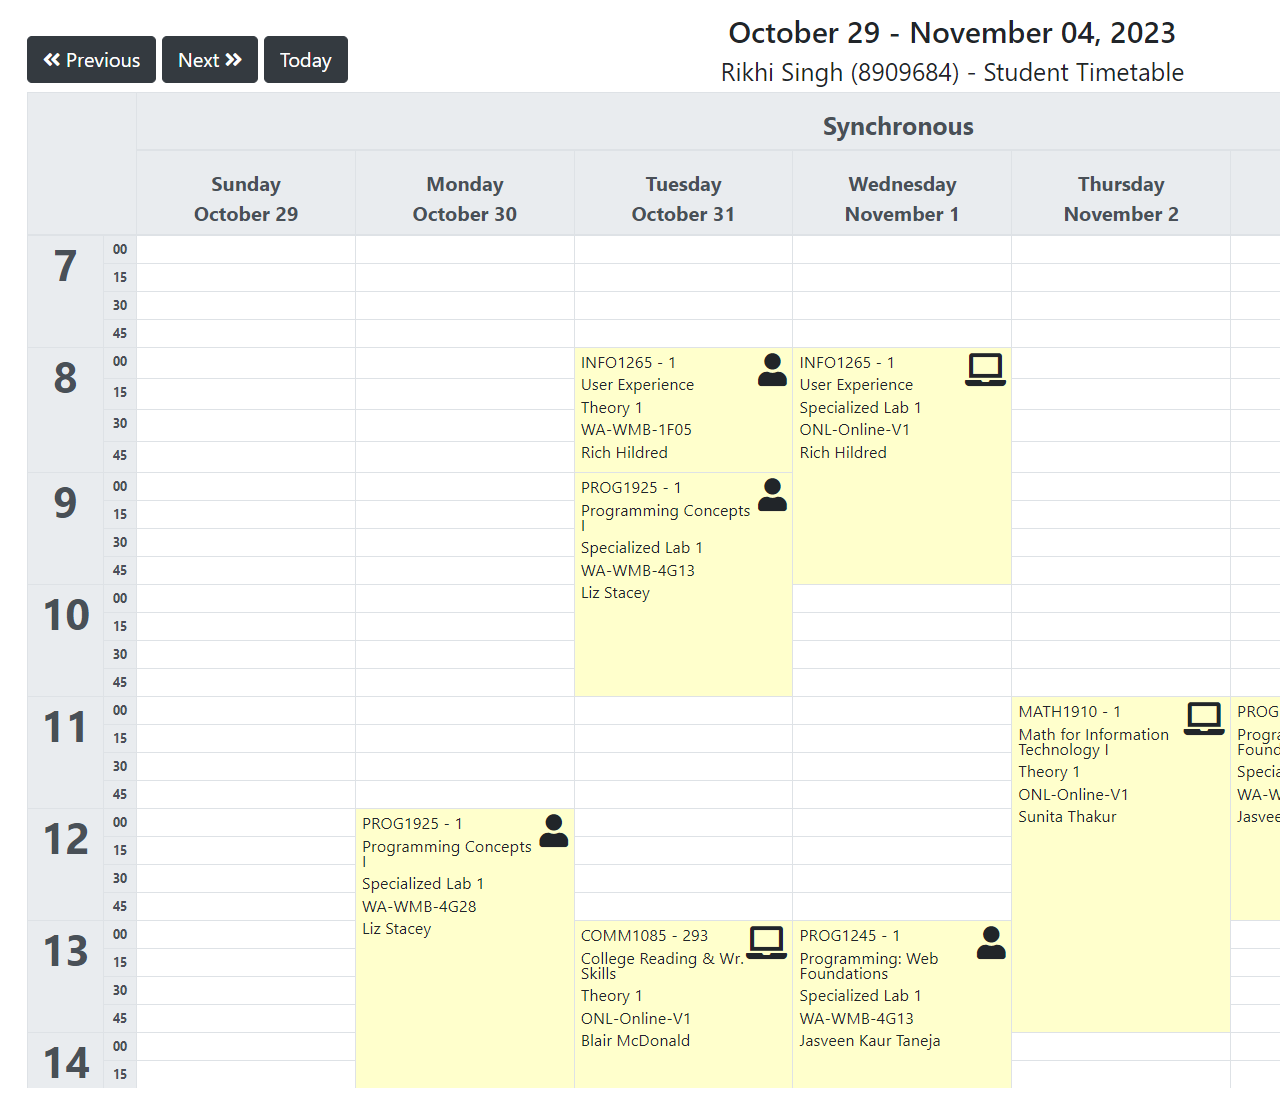
<file: schedule.html>
<!DOCTYPE html>
<html lang="en">
<head>
    <meta charset="UTF-8">
    <meta name="viewport" content="width=device-width, initial-scale=1.0">
    <title>Conestoga College - Schedule</title>
</head>
<body>
    <img src="resources/images/schedule.png" alt="">
</body>
</html>
</file>
<file: resources/css/style.css>
/*========== GOOGLE FONTS ==========*/
@import url("https://fonts.googleapis.com/css2?family=Poppins:wght@400;500;600&display=swap");

/*========== VARIABLES CSS ==========*/
:root {
  --header-height: 3.5rem;
  --nav-width: 219px;

  /*========== Colors ==========*/
  --first-color: #c79a6d;
  --first-color-light: #000000;
  --title-color: #F4F0FA;
  --text-color: #58555E;
  --text-color-light: #ffffff;
  --body-color: #ffffff;
  --container-color: #000000;
  --icon-color: #FFFFFF;
  --border-bottom: #D3D3D3

  /*========== Font and typography ==========*/
  --body-font: 'Poppins', sans-serif;
  --normal-font-size: .938rem;
  --small-font-size: .75rem;
  --smaller-font-size: .75rem;

  /*========== Font weight ==========*/
  --font-medium: 500;
  --font-semi-bold: 600;

  /*========== z index ==========*/
  --z-fixed: 100;
}

@media screen and (min-width: 1024px) {
  :root {
    --normal-font-size: 1rem;
    --small-font-size: .875rem;
    --smaller-font-size: .813rem;
  }
}

/*========== BASE ==========*/
*, ::before, ::after {
  box-sizing: border-box;
}

body {
  margin: var(--header-height) 0 0 0;
  padding: 1rem 1rem 0;
  font-family: var(--body-font);
  font-size: var(--normal-font-size);
  background-color: var(--body-color);
  color: var(--text-color);
}

h3 {
  margin: 0;
}

a {
  text-decoration: none;
}

img {
  max-width: 100%;
  height: auto;
}

/*========== HEADER ==========*/
.header {
  position: fixed;
  top: 0;
  left: 0;
  width: 100%;
  background-color: var(--container-color);
  box-shadow: 0 1px 0 rgba(22, 8, 43, 0.1);
  padding: 0 1rem;
  z-index: var(--z-fixed);
}

.header__container {
  display: flex;
  align-items: center;
  height: var(--header-height);
  justify-content: space-between;
}

.header__img {
  width: 214px;
  height: 56px;
}

.header__logo {
  color: var(--title-color);
  font-weight: var(--font-medium);
  display: none;
}

.header__input {
  width: 100%;
  border: none;
  outline: none;
  background-color: var(--text-color-light);
}

.header__input::placeholder {
  font-family: var(--body-font);
  color: var(--text-color);
}

.header__icon, 
.header__toggle {
  font-size: 1.5rem;
}

.header__toggle {
  color: var(--title-color);
  cursor: pointer;
}

/*========== NAV ==========*/
.nav {
  position: fixed;
  top: 56px;
  left: -100%;
  height: 94vh;
  padding: 1rem 1rem 0;
  background-color: var(--container-color);
  box-shadow: 1px 0 0 rgba(22, 8, 43, 0.1);
  z-index: var(--z-fixed);
  transition: .4s;
}

.nav__container {
  height: 100%;
  display: flex;
  flex-direction: column;
  justify-content: space-between;
  padding-bottom: 3rem;
  overflow: auto;
  scrollbar-width: none; /* For mozilla */
}

/* For Google Chrome and others */
.nav__container::-webkit-scrollbar {
  display: none;
}

.nav__logo {
  font-weight: var(--font-semi-bold);
  margin-bottom: 2.5rem;
}

.nav__list, 
.nav__items {
  display: grid;
}

.nav__list {
  row-gap: 2.5rem;
}

.nav__items {
  row-gap: 1.5rem;
}

.nav__subtitle {
  font-size: var(--normal-font-size);
  text-transform: uppercase;
  letter-spacing: .1rem;
  color: var(--text-color-light);
}

.nav__link {
  display: flex;
  align-items: center;
  color: var(--text-color-light);
}

.nav__link:hover {
  color: var(--first-color);
}

.nav__icon {
  font-size: 1.2rem;
  margin-right: .5rem;
  color: var(--icon-color);
}

.nav__name {
  font-size: var(--small-font-size);
  font-weight: var(--font-medium);
  white-space: nowrap;
  text-wrap: nowrap;
  overflow: hidden;
  text-overflow: ellipsis;
}

.nav__logout {
  margin-top: 5rem;
}
.nav__dropdown.expandeactive .nav__dropdown-content {
  display: block;
  display: grid;
  row-gap: .5rem;
  padding: .75rem 2.5rem .75rem 1.8rem;
  /* display: none; */
  overflow: hidden;
  /* max-height: 21px; */
  transition: .4s ease-in-out;
}

/* Dropdown */
.nav__dropdown {
  overflow: hidden;
  max-height: 21px;
  transition: .4s ease-in-out;
}

.nav__dropdown-collapse {
  background-color: var(--first-color-light);
  border-radius: .25rem;
  margin-top: 1rem;
}

.nav__dropdown-content {
  display: grid;
  row-gap: .5rem;
  padding: .75rem 2.5rem .75rem 1.8rem;
  display: none;
}

.nav__dropdown-item {
  font-size: var(--smaller-font-size);
  font-weight: var(--font-medium);
  color: var(--icon-color);
}

.nav__dropdown-item:hover {
  color: var(--first-color);
}

/* Home */
.profile__home{
  color: var(--first-color);
  border-bottom: 1px solid #d3d3d3;
  margin-bottom: 1.6rem;
}

/* One Card */
.onecard__heading{
  margin: 2rem 1.5rem;
}

.onecard__image{
  width: 180px;
  margin-left: 1.5rem;
  box-shadow: 2px 10px 20px -10px;
}

.onecard__image__container{
  display: flex;
  align-items: center;
  justify-content: space-between;
  width: 570px;
}

.image__info__container{
  width: 20rem;
  justify-content: space-evenly;
  align-items: center;
  border-radius: 15px;
  box-shadow: 2px 10px 20px -10px;
}

.image__info{
  display: flex;
  justify-content: space-evenly;
  flex-direction: row;
}

.image__info__heading{
  text-align: center;
  margin: 1rem 0;
}

.image__info .info__type,
.image__info .info__status{
  display: flex;
  flex-direction: column;
}

.image__info__text{
  margin: 1.1rem;
}

/* Calander */
h2.profile__home{
  margin-top: 2rem;
}

.select{
  margin: 1rem 3rem;
  padding: 0.1rem 0.2rem;
}

.timetable__button__container{
  margin-top: 2rem;
}

.display__timetable{
  text-decoration: none;
  padding: 0.3rem 0.5rem;
  border: 1px solid;
  border-radius: 3px;
  background-color: var(--body-color);
  color: black;
  transition: all 0.2s ease-in-out;
  margin-left: 5.8rem;
}

.display__timetable:hover{
  color: var(--body-color);
  background-color: black;
}
/* footer */
footer {
  background-color: #000000;
  color: #ffffff;
  position: fixed;
  clear: both;
  bottom: 0;
  left: 0;
  width: 100%;
  font-weight: normal;
  font-variant: normal;
  text-align: center;
  padding: 10px 0;
  display: flex; 
  justify-content: space-between; 
}

#footer-copyright-section {
  text-align: right;
}

#footer-copyright {
  display: flex;
  justify-content: center; 
  align-items: center; 
  width: 90%; 
  text-align: center; 
}

#footer-version-section {
  float: none;
  padding-top: 5px;
  margin: 0px 9px 0px 0px;
}



.nav__dropdown-icon {
  margin-left: auto;
  transition: .4s;
}

/* Show dropdown collapse */
.nav__dropdown:hover {
  max-height: 100rem;
}

/* Rotate icon arrow */
/* .nav__dropdown:hover .nav__dropdown-icon {
  transform: rotate(180deg);
} */

/*===== Show menu =====*/
.show-menu {
  left: 0;
}

/*===== Active link =====*/
.active {
  color: var(--first-color);
}

/* ========== MEDIA QUERIES ==========*/
/* For small devices*/
@media screen and (max-width: 320px) {
  
}

@media screen and (min-width: 768px) {
  body {
    padding: 1rem 3rem 0 6rem;
  }
  .header {
    padding: 0 3rem 0 6rem;
  }
  .header__container {
    height: calc(var(--header-height) + .5rem);
  }
  .header__toggle {
    display: none;
  }
  .header__logo {
    display: block;
  }
  .header__img {
    position: relative;
    width: 214px;
    height: 56px;
    order: 0;
    left: -89px;
  }
  .nav {
    left: 0;
    padding: 1.2rem 1.5rem 0;
    width: 68px; 
  }
  .nav__items {
    row-gap: 1.7rem;
  }
  .nav__icon {
    font-size: 1.3rem;
    color: var(--icon-color);
  }

  /* Element opacity */
  .nav__logo-name, 
  .nav__name, 
  .nav__subtitle, 
  .nav__dropdown-icon {
    opacity: 0;
    transition: .3s;
  }
  
  
  /* Navbar expanded */
  .nav:hover {
    width: var(--nav-width);
  }
  
  /* Visible elements */
  .nav:hover .nav__logo-name {
    opacity: 1;
  }
  .nav:hover .nav__subtitle {
    opacity: 1;
  }
  .nav:hover .nav__name {
    opacity: 1;
  }
  .nav:hover .nav__dropdown-icon {
    opacity: 1;
  }
}

@media screen and (max-width:600px) {
    /* One Card */
    .onecard__image__container{
      flex-direction: column;
      height: 570px;
    }
}



.text-light {
  color: #babbbc !important;
}

.btn-facebook {
  border-color: rgba(0, 0, 0, 0);
  background  : #3B5998;
  color       : #fff;
}

.btn-instagram {
  border-color: rgba(0, 0, 0, 0);
  background  : #000;
  color       : #fff;
}

.card {
  background-clip: padding-box;
  box-shadow     : 0 1px 4px rgba(24, 28, 33, 0.012);
}

.row-bordered {
  overflow: hidden;
}

.account-settings-fileinput {
  position  : absolute;
  visibility: hidden;
  width     : 1px;
  height    : 1px;
  opacity   : 0;
}

.account-settings-links .list-group-item.active {
  font-weight: bold !important;
}

html:not(.dark-style) .account-settings-links .list-group-item.active {
  background: transparent !important;
}

.account-settings-multiselect~.select2-container {
  width: 100% !important;
}

.light-style .account-settings-links .list-group-item {
  padding     : 0.85rem 1.5rem;
  border-color: rgba(24, 28, 33, 0.03) !important;
}

.light-style .account-settings-links .list-group-item.active {
  color: #4e5155 !important;
}

.material-style .account-settings-links .list-group-item {
  padding     : 0.85rem 1.5rem;
  border-color: rgba(24, 28, 33, 0.03) !important;
}

.material-style .account-settings-links .list-group-item.active {
  color: #4e5155 !important;
}

.dark-style .account-settings-links .list-group-item {
  padding     : 0.85rem 1.5rem;
  border-color: rgba(255, 255, 255, 0.03) !important;
}

.dark-style .account-settings-links .list-group-item.active {
  color: #fff !important;
}

.light-style .account-settings-links .list-group-item.active {
  color: #4E5155 !important;
}

.light-style .account-settings-links .list-group-item {
  padding     : 0.85rem 1.5rem;
  border-color: rgba(24, 28, 33, 0.03) !important;
}
</file>
<file: login assets/css/styles.css>
/*===== GOOGLE FONTS =====*/
@import url("https://fonts.googleapis.com/css2?family=Open+Sans:wght@400;600;700&display=swap");

/*===== VARIABLES CSS =====*/
:root{
  /*===== Colores =====*/
  --first-color: #9D4BFF;
  --first-color-dark: #23004D;
  --first-color-light: #A49EAC;
  --first-color-lighten: #F2F2F2;

  /*===== Font and typography =====*/
  --body-font: 'Open Sans', sans-serif;
  --h1-font-size: 1.5rem;
  --normal-font-size: .938rem;
  --small-font-size: .813rem;
}

@media screen and (min-width: 768px){
  :root{
    --normal-font-size: 1rem;
    --small-font-size: .875rem;
  }
}

/*===== BASE =====*/
*,::before,::after{
  box-sizing: border-box;
}

body{
  margin: 0;
  padding: 0;
  font-family: var(--body-font);
  font-size: var(--normal-font-size);
  color: var(--first-color-dark);
}

h1{
  margin: 0;
}

a{
  text-decoration: none;
}

img{
  max-width: 100%;
  height: auto;
  display: block;
}

/*===== LOGIN =====*/
.login{
  display: grid;
  grid-template-columns: 100%;
  height: 100vh;
  margin-left: 1.5rem;
  margin-right: 1.5rem;
}

.login__content{
  display: grid;
}

.login__img{
  justify-self: center;
}

.login__img img{
  width: 310px;
  margin-top: 1.5rem;
}

.login__forms{
  position: relative;
  height: 368px;
}

.login__registre, .login__create{
  position: absolute;
  bottom: 1rem;
  width: 100%;
  background-color: var(--first-color-lighten);
  padding: 2rem 1rem;
  border-radius: 1rem;
  text-align: center;
  box-shadow: 0 8px 20px rgba(35,0,77,.2);
  animation-duration: .4s;
  animation-name: animate-login;
}

@keyframes animate-login{
  0%{
    transform: scale(1,1);
  }
  50%{
    transform: scale(1.1,1.1);
  }
  100%{
    transform: scale(1,1);
  }
}

.login__title{
  font-size: var(--h1-font-size);
  margin-bottom: 2rem;
}

.login__box{
  display: grid;
  grid-template-columns: max-content 1fr;
  column-gap: .5rem;
  padding: 1.125rem 1rem;
  background-color: #FFF;
  margin-top: 1rem;
  border-radius: .5rem;
}

.login__icon{
  font-size: 1.5rem;
  color: var(--first-color);
}

.login__input{
  border: none;
  outline: none;
  font-size: var(--normal-font-size);
  font-weight: 700;
  color: var(--first-color-dark);
}

.login__input::placeholder{
  font-size: var(--normal-font-size);
  font-family: var(--body-font);
  color: var(--first-color-light);
}

.login__forgot{
  display: block;
  width: max-content;
  margin-left: auto;
  margin-top: .5rem;
  font-size: var(--small-font-size);
  font-weight: 600;
  color: var(--first-color-light);
}

.login__button{
  display: block;
  padding: 1rem;
  margin: 2rem 0;
  background-color: var(--first-color);
  color: #FFF;
  font-weight: 600;
  text-align: center;
  border-radius: .5rem;
  transition: .3s;
}

.login__button:hover{
  background-color: var(--first-color-dark);
}

.login__account, .login__signin, .login__signup{
  font-weight: 600;
  font-size: var(--small-font-size);
}

.login__account{
  color: var(--first-color-dark);
}

.login__signin, .login__signup{
  color: var(--first-color);
  cursor: pointer;
}

.login__social{
  margin-top: 2rem;
}

.login__social-icon{
  font-size: 1.5rem;
  color: var(--first-color-dark);
  margin: 0 1.5rem;
}

/*Show login*/
.block{
  display: block;
}

/*Hidden login*/
.none{
  display: none;
}

/* ===== MEDIA QUERIES =====*/
@media screen and (min-width: 576px){
  .login__forms{
    width: 348px;
    justify-self: center;
  }
}

@media screen and (min-width: 1024px){
  .login{
    height: 100vh;
    overflow: hidden;
  }

  .login__content{
    grid-template-columns: repeat(2, max-content);
    justify-content: center;
    align-items: center;
    margin-left: 10rem;
  }

  .login__img{
    display: flex;
    width: 100%;
    background-color: #FFFFFF;
    border-radius: 1rem;
    padding-left: 1rem;
  }

  .login__img img{
    width: 390px;
    margin-top: 0;
    margin-right: 300px;
  }

  .login__registre, .login__create{
    left: -11rem;
  }

  .login__registre{
    bottom: -2rem;
  }

  .login__create{
    bottom: -5.5rem;
  }
}
</file>
